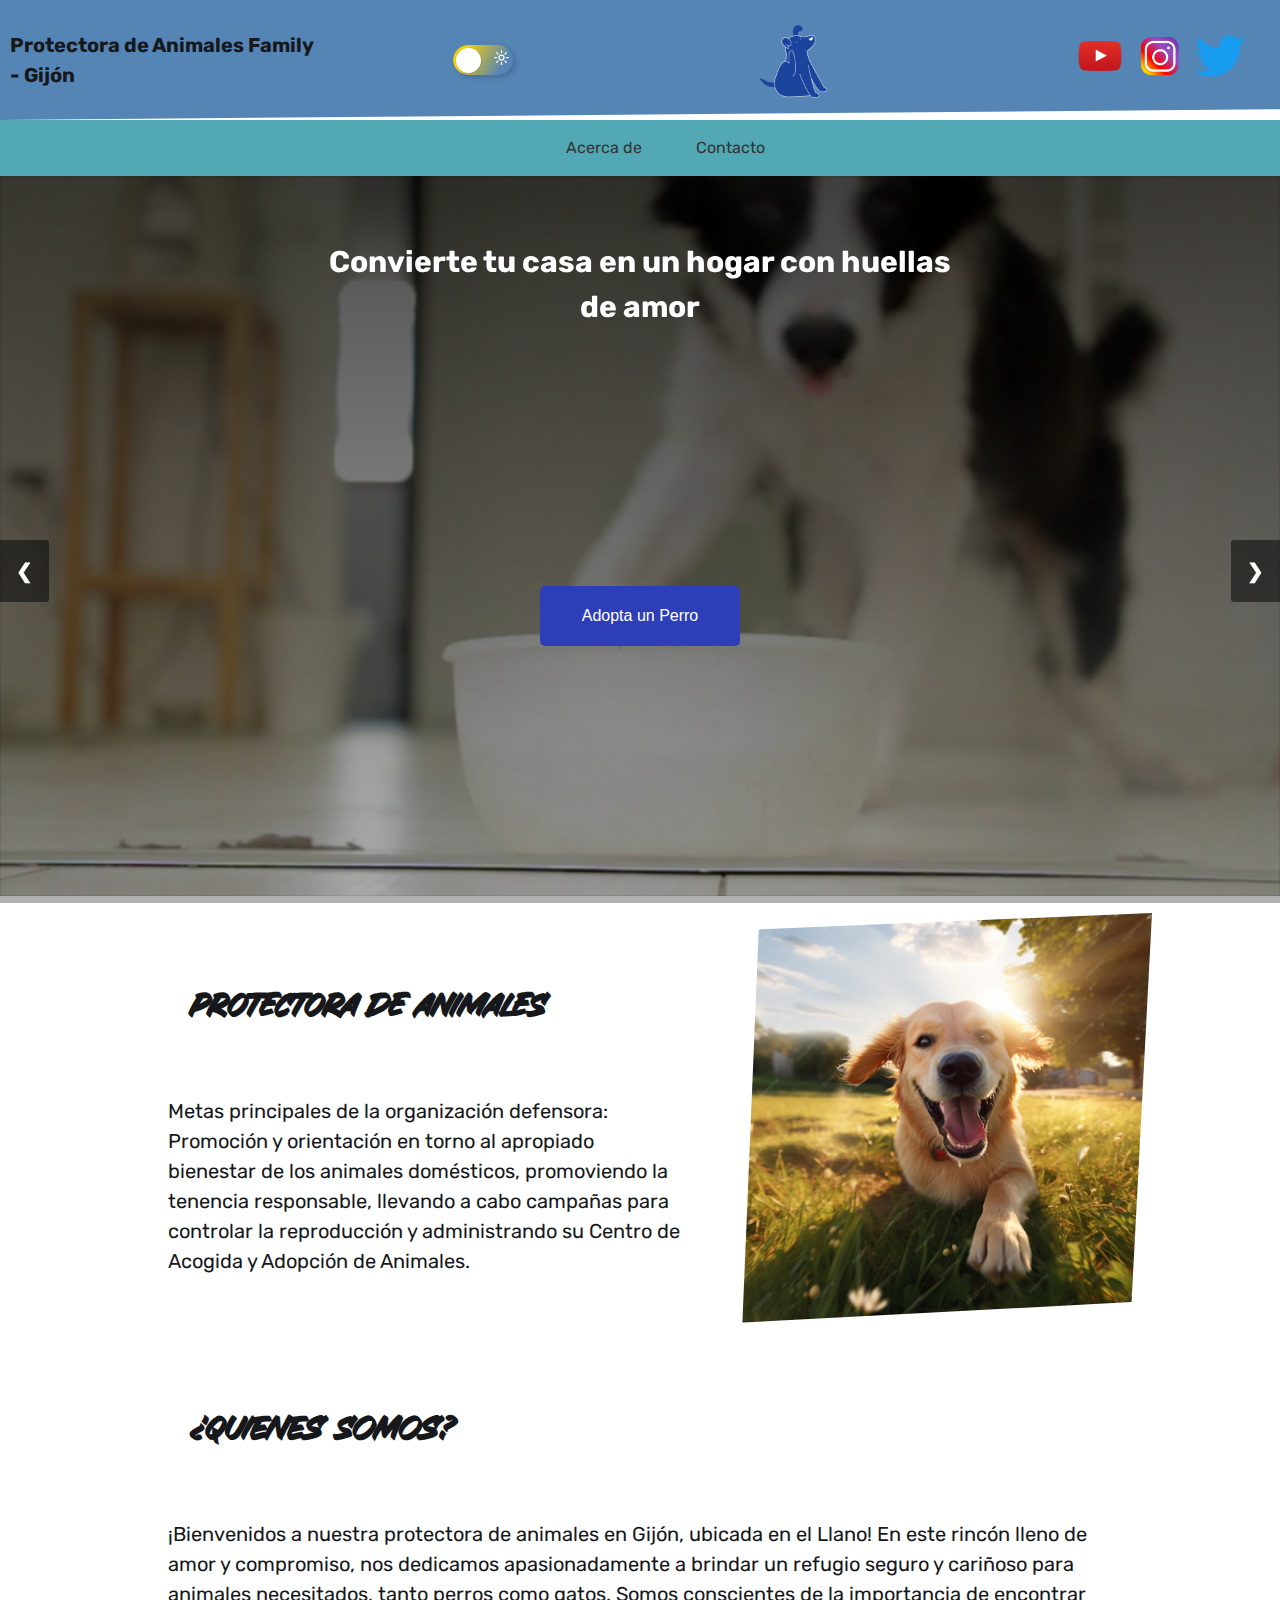
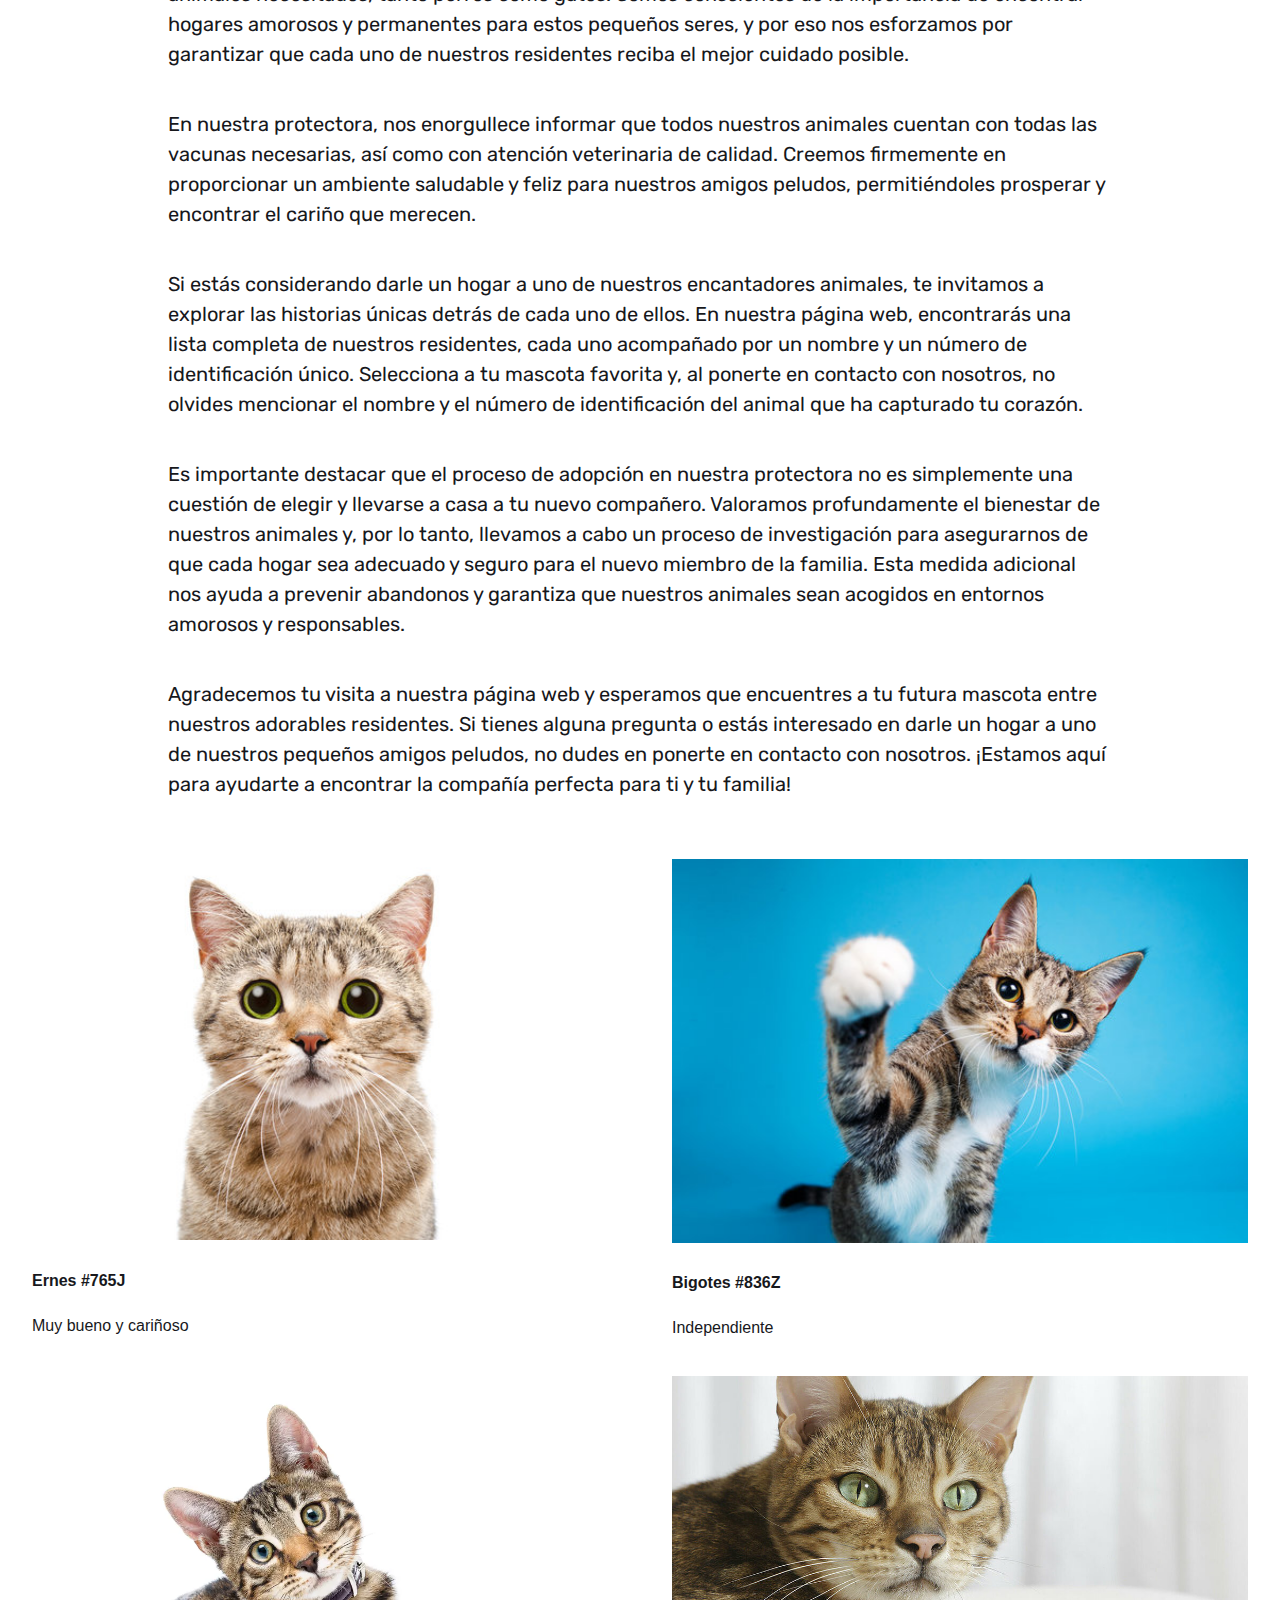
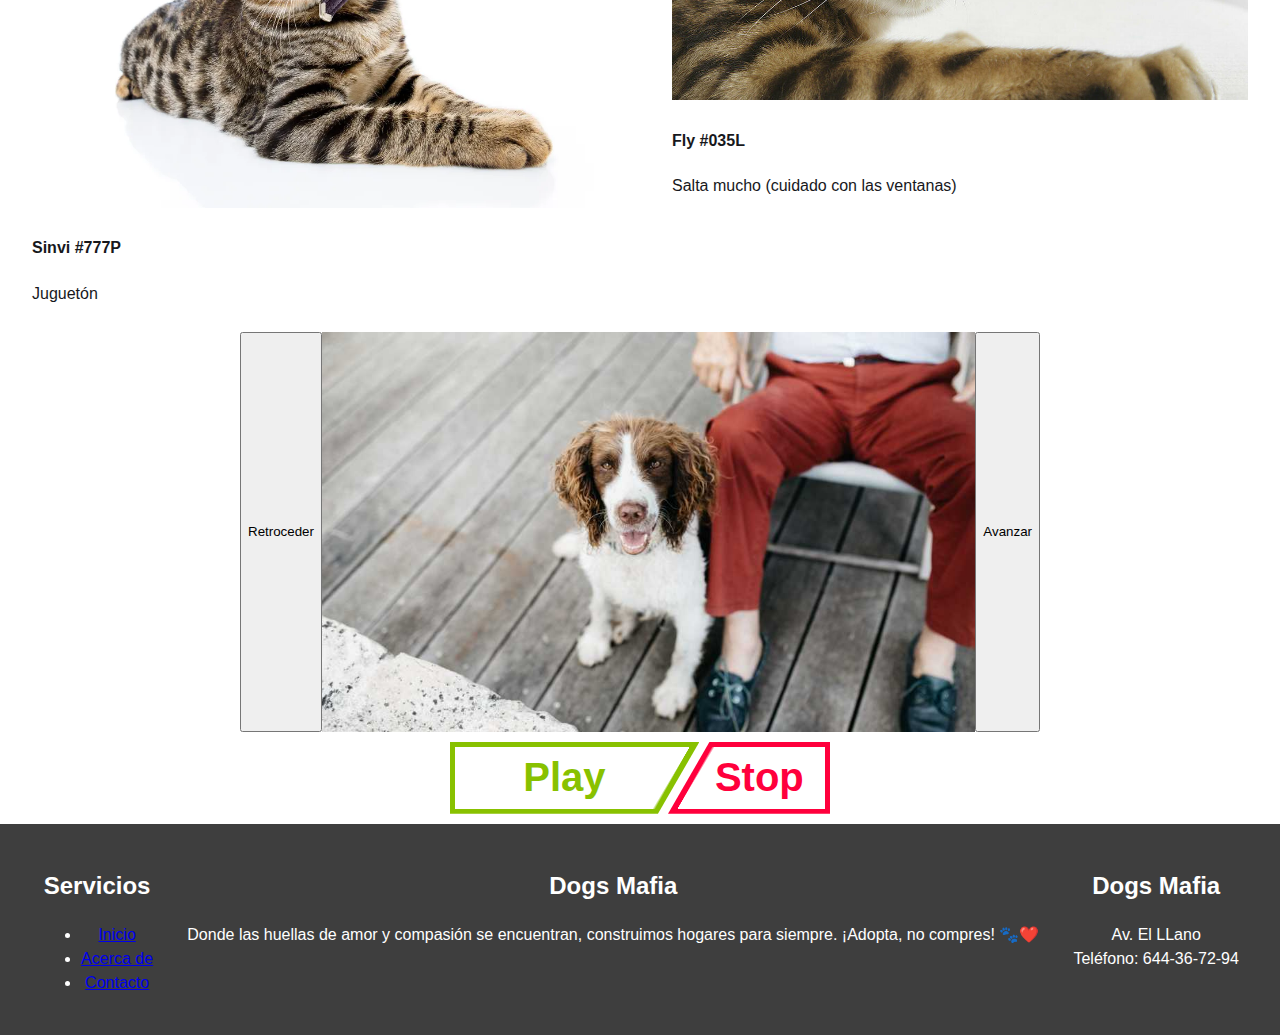
<file: index.html>
<!DOCTYPE html>
<html lang="en">

<head>
    <meta charset="UTF-8">
    <meta name="viewport" content="width=device-width, initial-scale=1.0">
    <title>Dogs Mafia</title>
    <link rel="stylesheet" href="/styles/styles.css">
    <link rel="shortcut icon" href="aaaa.ico" type="image/x-icon">
    <link rel="stylesheet" href="/styles/dark.css">

</head>

<body>

    <div class="rs" id="rs">
        <a>Protectora de Animales Family - Gijón</a>
        
        <!-- ! DARK MODE -->
        <label class="switch">
            <input class="switch__input" type="checkbox" role="switch" onchange="myFunction()">
            <span class="slider round"></span> 
        <svg class="switch__icon switch__icon--light" viewBox="0 0 12 12" width="12px" height="12px" aria-hidden="true">
                <g fill="none" stroke="#fff" stroke-width="1" stroke-linecap="round">
                    <circle cx="6" cy="6" r="2" />
                    <g stroke-dasharray="1.5 1.5">
                        <polyline points="6 10,6 11.5" transform="rotate(0,6,6)" />
                        <polyline points="6 10,6 11.5" transform="rotate(45,6,6)" />
                        <polyline points="6 10,6 11.5" transform="rotate(90,6,6)" />
                        <polyline points="6 10,6 11.5" transform="rotate(135,6,6)" />
                        <polyline points="6 10,6 11.5" transform="rotate(180,6,6)" />
                        <polyline points="6 10,6 11.5" transform="rotate(225,6,6)" />
                        <polyline points="6 10,6 11.5" transform="rotate(270,6,6)" />
                        <polyline points="6 10,6 11.5" transform="rotate(315,6,6)" />
                    </g>
                </g>
            </svg>
            <svg class="switch__icon switch__icon--dark" viewBox="0 0 12 12" width="12px" height="12px" aria-hidden="true">
                <g fill="none" stroke="#fff" stroke-width="1" stroke-linejoin="round" transform="rotate(-45,6,6)">
                    <path d="m9,10c-2.209,0-4-1.791-4-4s1.791-4,4-4c.304,0,.598.041.883.105-.995-.992-2.367-1.605-3.883-1.605C2.962.5.5,2.962.5,6s2.462,5.5,5.5,5.5c1.516,0,2.888-.613,3.883-1.605-.285.064-.578.105-.883.105Z"/>
                </g>	
            </svg>
            <span class="switch__sr">Dark Mode</span>
        </label>
        <img class="logo" src="/assets/img/dog.gif">
        <div class="rrss-container">
            <p><a  href="https://www.youtube.com/watch?v=e5A4TZHA8Eg&list=RDe5A4TZHA8Eg&start_radio=1"><img src="/assets/img/Logo/ytb.png" class="rrss"></a></p>
            <p><a  href="https://www.instagram.com/dany_carter/"><img src="/assets/img/Logo/insta.png" class="rrss"></a></p>
            <p><a  href="https://www.Youtube.com/"><img src="/assets/img/Logo/twitter.png" class="rrss"></a>
            </p>
        </div>
    </div>

     <div class="menu-toggle" id="mobile-menu">
        <span></span>
        <span></span>
        <span></span>
     </div>

     <div class="hamburger">
        <ul>
            <li><a href="#AboutUs">Acerca de</a></li>
            <li><a href="/templates/contacto.html">Contacto</a></li>
        </ul>
    </div>

    <header class="nav-container">
        <nav>
            <a class="nav-element" href=""> </a>
            <a class="nav-element" href="#AboutUs">Acerca de </a>
            <a class="nav-element" href="/templates/contacto.html">Contacto</a>
        </nav>
    </header>


    <div class="menu-container">
        <div class="menu hamburger">
            <a href="index.html"><img src="/assets/img/house.jpg" class="house"></a>
            <a href="/templates/aboutUs.html" class="options">Sobre nosotros</a>
            <a href="/templates/contacto.html" class="options">Contacto</a>
        </div>
    </div>

    
    <div class="video-container">
        <video autoplay muted loop class="myVideo">
            <source src="/assets/video/dog.mp4" type="video/mp4">
            <source src="/assets/video/dog.webm" type="video/webm">
        </video>
        <div class="overlay-text">
            <p>Convierte tu casa en un hogar con huellas de amor</p>
        </div>
    </div>


    <div class="myslides-container">
        <div class="mySlides">
          <a href="/templates/dog.html"><button class="btn" id="btnDog" > Adopta un Perro</button></a>
        </div>
      
        <div class="mySlides">
          <button class="btn" id="btnCat" >Adopta un Gato</button>
        </div>  
        <a class="prev" onclick="plusSlides(-1)">❮</a>
        <a class="next" onclick="plusSlides(1)">❯</a>
        </div>

        <div class="AboutUs" id="AboutUs">
            <div class="text-container">
                <h1>PROTECTORA DE ANIMALES</h1>
                <p>Metas principales de la organización defensora: Promoción y orientación en torno al apropiado bienestar de los animales domésticos, promoviendo la tenencia responsable, llevando a cabo campañas para controlar la reproducción y administrando su Centro de Acogida y Adopción de Animales.</p>
            </div>
            <img src="assets/img/perroHappy.jpg" class="aboutus-image">
        </div>
    </div>

    <div class="whoAreYou">
        <div class="we">
            <h1>¿Quienes Somos?</h1>
        </div>
        <p>¡Bienvenidos a nuestra protectora de animales en Gijón, ubicada en el Llano! En este rincón lleno de amor y compromiso, nos dedicamos apasionadamente a brindar un refugio seguro y cariñoso para animales necesitados, tanto perros como gatos. Somos conscientes de la importancia de encontrar hogares amorosos y permanentes para estos pequeños seres, y por eso nos esforzamos por garantizar que cada uno de nuestros residentes reciba el mejor cuidado posible.</p>
        <p>En nuestra protectora, nos enorgullece informar que todos nuestros animales cuentan con todas las vacunas necesarias, así como con atención veterinaria de calidad. Creemos firmemente en proporcionar un ambiente saludable y feliz para nuestros amigos peludos, permitiéndoles prosperar y encontrar el cariño que merecen.</p>
        <p>Si estás considerando darle un hogar a uno de nuestros encantadores animales, te invitamos a explorar las historias únicas detrás de cada uno de ellos. En nuestra página web, encontrarás una lista completa de nuestros residentes, cada uno acompañado por un nombre y un número de identificación único. Selecciona a tu mascota favorita y, al ponerte en contacto con nosotros, no olvides mencionar el nombre y el número de identificación del animal que ha capturado tu corazón.</p>
        <p>Es importante destacar que el proceso de adopción en nuestra protectora no es simplemente una cuestión de elegir y llevarse a casa a tu nuevo compañero. Valoramos profundamente el bienestar de nuestros animales y, por lo tanto, llevamos a cabo un proceso de investigación para asegurarnos de que cada hogar sea adecuado y seguro para el nuevo miembro de la familia. Esta medida adicional nos ayuda a prevenir abandonos y garantiza que nuestros animales sean acogidos en entornos amorosos y responsables.</p>
        <p>Agradecemos tu visita a nuestra página web y esperamos que encuentres a tu futura mascota entre nuestros adorables residentes. Si tienes alguna pregunta o estás interesado en darle un hogar a uno de nuestros pequeños amigos peludos, no dudes en ponerte en contacto con nosotros. ¡Estamos aquí para ayudarte a encontrar la compañía perfecta para ti y tu familia!</p>

    </div>

    <div class="Adopta" id="adopta">
        <div class="gato">
            <img src="assets/img/cat/cat.jpg" alt="Ernes" style="width:100%">
            <div class="containerCat">
                <h4><b>Ernes #765J</b></h4> 
                <p>Muy bueno y cariñoso</p> 
            </div>
        </div>
    
        <div class="gato">
            <img src="assets/img/cat/cat1.jpg" alt="Bigotes" style="width:100%">
            <div class="containerCat">
                <h4><b>Bigotes #836Z </b></h4> 
                <p>Independiente</p> 
            </div>
        </div>
    
        <div class="gato">
            <img src="assets/img/cat/cat777.jpg" alt="Sinvi" style="width:100%">
            <div class="containerCat">
                <h4><b>Sinvi #777P</b></h4> 
                <p>Juguetón</p> 
            </div>
        </div>
    
        <div class="gato">
            <img src="assets/img/cat/cat3jpg.jpg" alt="Fly" style="width:100%">
            <div class="containerCat">
                <h4><b>Fly #035L</b></h4> 
                <p>Salta mucho (cuidado con las ventanas)</p> 
            </div>
        </div>
    </div>

    
    <!-- Carrusel -->
    <div class="carousel">
        <button id="retroceder">Retroceder</button>
        <div id="imagen"></div>
        <button id="avanzar">Avanzar</button>
    </div>
    <div class="controles">
        <div class="buttons">
        <button id="play">Play</button>
        <button id="stop" disabled>Stop</button>
    </div>   



        <img id="scrollButton" src="assets/img/up.png" alt="Botón Subir" onclick="scrollToTop()">
        <img src="assets/img/up.png" alt="BotonSubir" id="myDropdown" class="dropdown" style="height: 2000000000px; width: 200000px;">


        <footer>
            <div class="colum">
                <h2>Servicios</h2>
                <ul class="enlaces">
                    <li><a href="/index.html">Inicio</a></li>
                    <li><a href="#AboutUs">Acerca de</a></li>
                    <li><a href="/templates/contacto.html">Contacto</a></li>
                </ul>
            </div>
        
            <div class="colum">
                <h2>Dogs Mafia</h2>
                <p>Donde las huellas de amor y compasión se encuentran, construimos hogares para siempre. ¡Adopta, no compres! 🐾❤️</p>
            </div>
        
            <div class="colum">
                <h2>Dogs Mafia</h2>
                <p>Av. El LLano<br> Teléfono: 644-36-72-94</p>
            </div>
        </footer>

</body>
<script src="/scripts/index.js"></script>
 
</html>
</file>
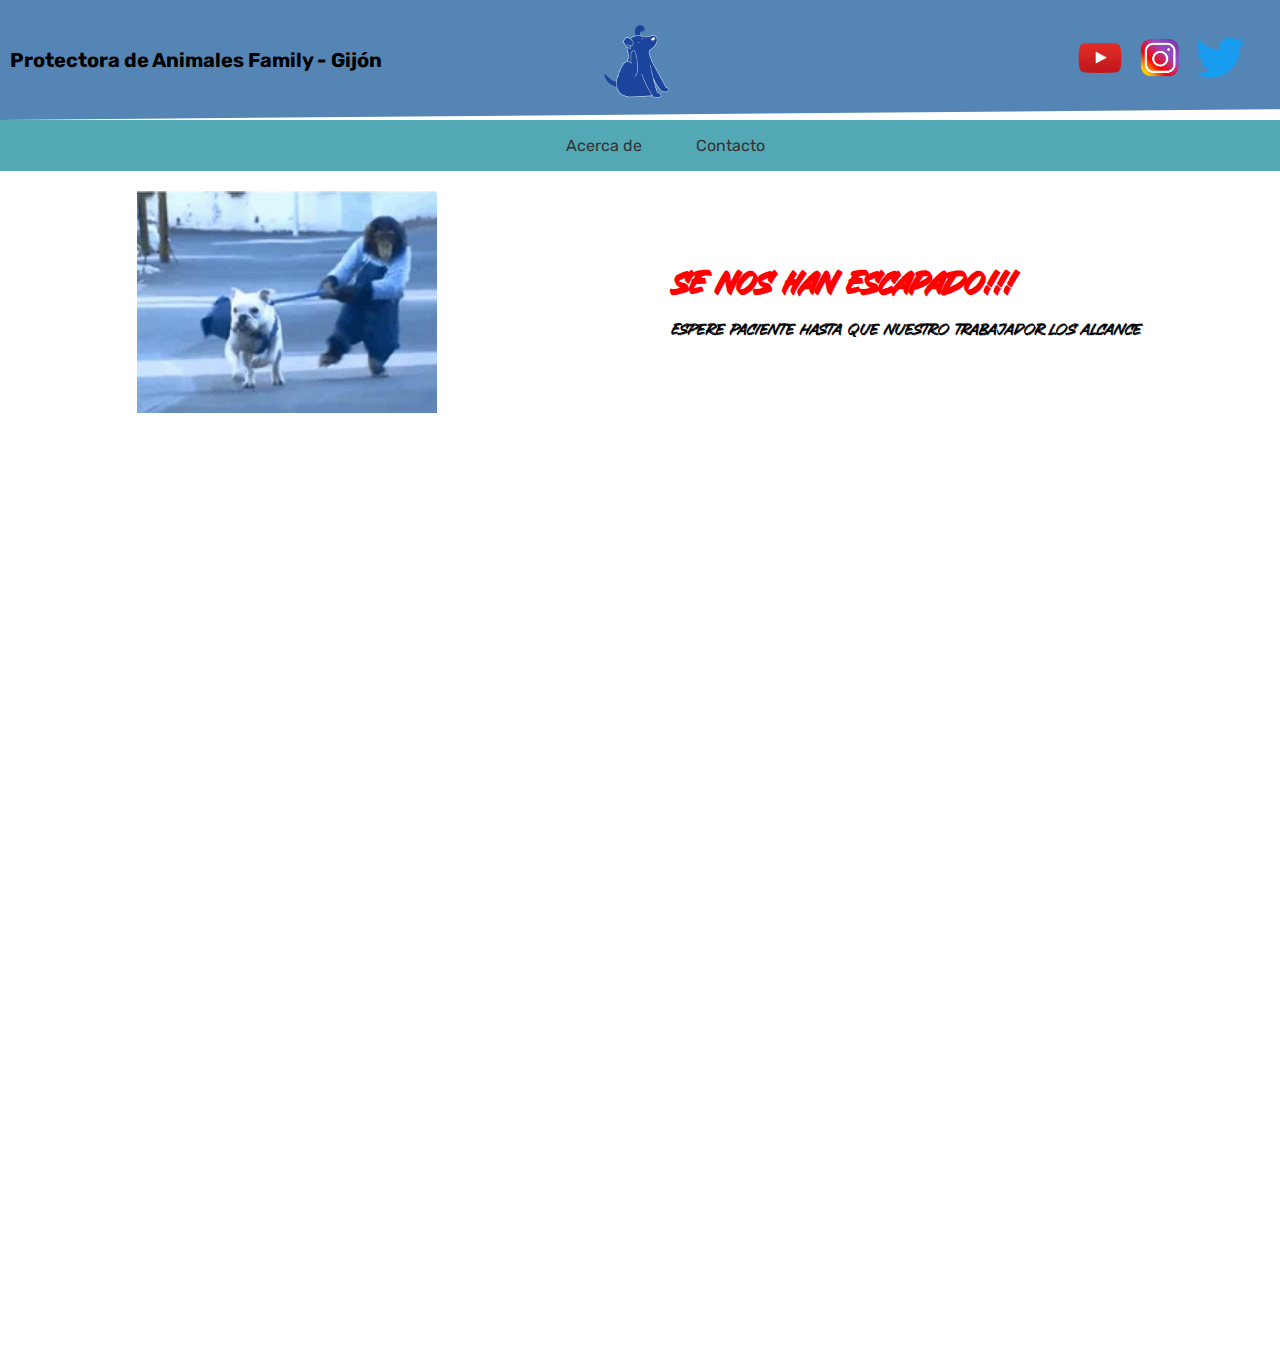
<file: templates/dog.html>
<!DOCTYPE html>
<html lang="en">
<head>
    <meta charset="UTF-8">
    <meta name="viewport" content="width=device-width, initial-scale=1.0">
    <title>Document</title>
    <link rel="stylesheet" href="/styles/styles.css">
</head>
<body>
    
    <div class="rs" id="rs">
        <a>Protectora de Animales Family - Gijón</a>
        <img class="logo" src="/assets/img/dog.gif">
        <div class="rrss-container">
            <p><a  href="https://www.Youtube.com/"><img src="/assets/img/Logo/ytb.png" class="rrss"></a></p>
            <p><a  href="https://www.Youtube.com/"><img src="/assets/img/Logo/insta.png" class="rrss"></a></p>
            <p><a  href="https://www.Youtube.com/"><img src="/assets/img/Logo/twitter.png" class="rrss"></a>
            </p>
        </div>
    </div>

     <div class="menu-toggle" id="mobile-menu">
        <span></span>
        <span></span>
        <span></span>
     </div>

     <div class="hamburger">
        <ul>
            <li><a href="">Ayuda</a></li>
            <li><a href="">Acerca de</a></li>
            <li><a href="">Contacto</a></li>
        </ul>
    </div>

    <header class="nav-container">
        <nav>
            <a class="nav-element" href=""> </a>
            <a class="nav-element" href="">Acerca de </a>
            <a class="nav-element" href="">Contacto</a>
        </nav>
    </header>


    <div class="menu-container">
        <div class="menu hamburger">
            <a href="index.html"><img src="/assets/img/house.jpg" class="house"></a>
            <a href="/templates/aboutUs.html" class="options">Sobre nosotros</a>
            <a href="/templates/contacto.html" class="options">Contacto</a>
            <a href="index.html" class="options">Fotos</a>
        </div>
    </div>
        
    <div class="fod">
        <img class="cry" src="/assets/img/monoperro.gif">
        <div>
            <h1 style="color: red;">SE NOS HAN ESCAPADO!!!</h1>
            <p>Espere paciente hasta que nuestro trabajador los alcance</p>
        </div>
    </div>

</body>
</html>
</file>
<file: styles/styles.css>
@import url("https://fonts.googleapis.com/css2?family=Hind+Siliguri:wght@300;400;500;600;700&family=Lexend:wght@100..900&family=PT+Serif:ital,wght@0,400;0,700;1,400;1,700&display=swap");
@font-face {
  font-family: 'Granesta';
  src: url(/assets/fonts/granesta/Granesta.ttf);
}
@font-face {
  font-family: 'Rubik';
  src: url(/assets/fonts/Rubik/Rubik-VariableFont_wght.ttf);
}
@font-face {
  font-family: 'Title';
  src: url("ruta/a/la/fuente/Title.woff2") format("woff2"), url("ruta/a/la/fuente/Title.woff") format("woff");
}
body, html {
  font-family: 'Granesta', sans-serif;
  margin: 0;
  padding: 0;
  width: 100%;
  height: 100%;
  height: 150vh;
}

header {
  display: flex;
  align-items: center;
  justify-content: space-between;
  padding: 2rem;
  background-color: rgb(246, 245, 245);
}

.rs {
  font-family: 'Rubik';
  font-size: 20px;
  font-weight: bold;
  display: grid;
  grid-template-columns: repeat(auto-fit, minmax(300px, 1fr));
  background: #5585b5;
  align-items: center;
  padding: 10px;
  clip-path: polygon(100% 0%, 0% 0%, 0% 100%, 100% 91%);
}

.rrss-container {
  width: 200px;
  display: flex;
  align-items: center;
  justify-self: end;
  margin-right: 0px;
}
.rrss-container p {
  margin: 0 5px;
}

.logo {
  width: 100px;
  align-items: center;
  margin: auto;
}

.rrss {
  width: 50px;
}

.house {
  border-radius: 20%;
  width: 50px;
  height: 50px;
}

.myslide-container {
  position: relative;
  width: 100%;
  max-width: 1200px;
  margin: auto;
  max-width: 1200px;
}

.myslides-img {
  width: 100%;
  height: 80vh;
  object-fit: cover;
  clip-path: ellipse(94% 47% at 47% 50%);
}

.mySlides {
  display: none;
}

.prev {
  cursor: pointer;
  position: absolute;
  top: 60%;
  width: auto;
  padding: 16px;
  color: white;
  font-weight: bold;
  font-size: 20px;
  border-radius: 0 3px 3px 0;
  user-select: none;
  -webkit-user-select: none;
  background: rgba(0, 0, 0, 0.5);
  transition: background 0.3s ease;
}

.next {
  cursor: pointer;
  position: absolute;
  top: 60%;
  width: auto;
  padding: 16px;
  color: white;
  font-weight: bold;
  font-size: 20px;
  border-radius: 0 3px 3px 0;
  user-select: none;
  -webkit-user-select: none;
  background: rgba(0, 0, 0, 0.5);
  transition: background 0.3s ease;
  right: 0;
  border-radius: 3px 0 0 3px;
}

.prev:hover, .next:hover {
  background-color: rgba(0, 0, 0, 0.8);
}

.numbertext {
  color: #f2f2f2;
  font-size: 12px;
  padding: 8px 12px;
  position: absolute;
  top: 0;
}

.caption-container {
  text-align: center;
  background-color: #222;
  padding: 2px 16px;
  color: white;
}

.row:after {
  content: "";
  display: table;
  clear: both;
}

.demo {
  opacity: 0.6;
  transition: opacity 0.3s ease;
}

.active, .demo:hover {
  opacity: 1;
}

/*! Botones en las Imagenes */
.myslides-container .btn {
  margin-top: 20%;
  position: absolute;
  top: 40%;
  left: 50%;
  transform: translate(-50%, -50%);
  -ms-transform: translate(-50%, -50%);
  background-color: #2e3eb9;
  color: white;
  font-size: 16px;
  padding: 12px 24px;
  border: none;
  cursor: pointer;
  border-radius: 5px;
  text-align: center;
  height: 60px;
  width: 200px;
}
.myslides-container .btn:hover {
  background-color: rgb(96, 67, 241);
}

/*! Scroll */
#scrollButton {
  display: none;
  position: fixed;
  bottom: 20px;
  right: 20px;
  cursor: pointer;
  transition: opacity 0.3s ease;
}
#scrollButton:hover {
  opacity: 0.7;
}

/*! AboutUs */
.AboutUs {
  font-family: Rubik;
  display: flex;
  align-items: center;
  text-align: center;
  padding: 10px;
  width: 80%;
  margin: 0 auto;
}

.text-container {
  flex: 1;
  text-align: left;
}
.text-container p {
  font-family: Rubik;
  font-size: 20px;
  margin: 2em;
}
.text-container h1 {
  font-family: Granesta;
  margin: 2em;
}
.text-container p {
  font-family: Rubik;
  font-size: 20px;
  margin: 2em;
}

.aboutus-image {
  width: 40%;
  margin-left: 20px;
  clip-path: polygon(4% 4%, 0 100%, 95% 95%, 100% 0%);
}

/*! Hamburguesa boton */
.menu-toggle {
  display: none;
  cursor: pointer;
  margin: 20px;
  z-index: 1000;
}
.menu-toggle span {
  display: block;
  width: 40px;
  height: 5px;
  background-color: #333;
  margin: 8px 0;
}
.menu-toggle.active span:nth-child(1) {
  transition: 1s;
  transform: rotate(-45deg) translate(-12px, 6px);
}
.menu-toggle.active span:nth-child(2) {
  opacity: 0;
}
.menu-toggle.active span:nth-child(3) {
  transition: 1s;
  transform: rotate(45deg) translate(-12px, -6px);
}

.hamburger {
  transition: 1s;
  display: none;
  text-align: center;
  transform: translateY(-20px);
  transition: opacity 1s;
}
.hamburger li {
  list-style: none;
}
.hamburger li a {
  text-decoration: none;
  color: rgb(7, 7, 7);
}
.hamburger.show {
  transition: 5s;
  display: block;
  opacity: 1;
}

/*! Estilos para nav */
.nav-container {
  display: flex;
  align-items: center;
  justify-content: space-around;
  background: #53a8b6;
  padding: 1rem;
}

.nav-element {
  font-size: 18px;
  font-family: Rubik;
  list-style: none;
  margin: 0;
  padding: 0;
  text-decoration: none;
  font-size: 16px;
  margin: 0 15px;
  padding: 10px;
  color: #333;
  transition: color 0.3s ease;
}
.nav-element a:hover {
  color: #2e3eb9;
  font-family: Rubik;
}

@media screen and (width < 600px) {
  .AboutUs {
    flex-direction: column;
  }
  .menu-toggle {
    display: block;
  }
  nav {
    display: none;
    text-align: center;
  }
  .hamburger.show {
    display: block;
    opacity: 1;
    transition: opacity 1s;
  }
}
/* WHOAREYOU */
.whoAreYou {
  padding: 10px;
  width: 80%;
  margin: 0 auto;
}
.whoAreYou h1 {
  margin: 2em;
  font-family: Granesta;
}
.whoAreYou p {
  font-family: Rubik;
  font-size: 20px;
  margin: 2em;
}

.hamburger-button {
  width: 30px;
  height: 20px;
  position: relative;
  display: flex;
  flex-direction: column;
  justify-content: space-between;
  cursor: pointer;
}
.hamburger-button .line {
  width: 100%;
  height: 2px;
  background-color: #000;
  transition: 0.4s;
}

.dropdown {
  display: none;
  position: absolute;
  background-color: #f9f9f9;
  min-width: 160px;
  box-shadow: 0px 8px 16px 0px rgba(0, 0, 0, 0.2);
  z-index: 1;
}
.dropdown a {
  color: black;
  padding: 12px 16px;
  text-decoration: none;
  display: block;
}
.dropdown a:hover {
  background-color: #f1f1f1;
}
.dropdown img {
  width: 5px;
  height: 1px;
  margin: 5px;
}
.dropdown img:hover {
  opacity: 0.5;
}

.show {
  display: block;
}

/* TEMPLATE */
.fod {
  display: flex;
  align-items: center;
  justify-content: space-around;
  text-align: left;
  padding: 20px;
}

.cry {
  width: 50%;
  max-width: 300px;
}

/* Adopta Gato */
.Adopta {
  display: flex;
  flex-wrap: wrap;
  justify-content: space-around;
}

.gato {
  width: 45%;
  margin: 10px;
  box-sizing: border-box;
}

/* Footer */
footer {
  background-color: #3e3e3e;
  color: #fff;
  text-align: center;
  padding: 1.5rem;
  flex-wrap: wrap;
  display: flex;
  justify-content: space-around;
}

.columna {
  flex-direction: column;
  align-items: center;
  display: flex;
  flex: 1;
  margin: 1rem;
  gap: 1.5rem;
  text-align: center;
  color: white;
}

@media screen and (min-width: 360px) {
  header {
    flex-direction: column;
  }
}
.carousel {
  max-width: 800px;
  margin: 0 auto;
  display: flex;
}

#imagen {
  width: 100%;
  height: 400px;
  background-size: cover;
}

/* ! Video */
.video-container {
  position: relative;
  width: 100%;
  overflow: hidden;
}
.video-container::before {
  content: "";
  position: absolute;
  top: 0;
  left: 0;
  width: 100%;
  height: 100%;
  background: linear-gradient(rgba(0, 0, 0, 0.7), rgba(0, 0, 0, 0.3));
  /* Adjust the gradient colors and transparency as needed */
}

.myVideo {
  width: 100%;
  height: auto;
  margin: 0;
  object-fit: cover;
}

.overlay-text {
  position: absolute;
  top: 15%;
  left: 50%;
  transform: translate(-50%, -50%);
  text-align: center;
  color: white;
  font-size: 24px;
  font-weight: bold;
}

.overlay-text p{
  font-size: 30px;
  font-weight: bold;
  font-family: 'Rubik', sans-serif;
  color: white;
  margin: 5px;
}

.buttons {
  margin: 10px auto;
  left: 40%;
  display: flex;
  width: 380px;
  gap: 10px;
  --b: 5px;  
  --h: 1.8em; 
}

.buttons button {
  --_c: #88C100;
  flex: calc(1.25 + var(--_s,0));
  min-width: 0;
  font-size: 40px;
  font-weight: bold;
  height: var(--h);
  cursor: pointer;
  color: var(--_c);
  border: var(--b) solid var(--_c);
  background: 
    conic-gradient(at calc(100% - 1.3*var(--b)) 0,var(--_c) 209deg, #0000 211deg) 
    border-box;
  clip-path: polygon(0 0,100% 0,calc(100% - 0.577*var(--h)) 100%,0 100%);
  padding: 0 calc(0.288*var(--h)) 0 0;
  margin: 0 calc(-0.288*var(--h)) 0 0;
  box-sizing: border-box;
  transition: flex .4s;
}
.buttons button + button {
  --_c: #FF003C;
  flex: calc(.75 + var(--_s,0));
  background: 
    conic-gradient(from -90deg at calc(1.3*var(--b)) 100%,var(--_c) 119deg, #0000 121deg) 
    border-box;
  clip-path: polygon(calc(0.577*var(--h)) 0,100% 0,100% 100%,0 100%);
  margin: 0 0 0 calc(-0.288*var(--h));
  padding: 0 0 0 calc(0.288*var(--h));
}
.buttons button:focus-visible {
  outline-offset: calc(-2*var(--b));
  outline: calc(var(--b)/2) solid #000;
  background: none;
  clip-path: none;
  margin: 0;
  padding: 0;
}
.buttons button:focus-visible + button {
  background: none;
  clip-path: none;
  margin: 0;
  padding: 0;
}
.buttons button:has(+ button:focus-visible) {
  background: none;
  clip-path: none;
  margin: 0;
  padding: 0;
}
button:hover,
button:active:not(:focus-visible) {
  --_s: .75;
}
button:active {
  box-shadow: inset 0 0 0 100vmax var(--_c);
  color: #fff;
}

@media screen and (max-width: 650px) {
  .text-container p{
    display: none;
  }
}


/*# sourceMappingURL=styles.css.map */
</file>
<file: styles/dark.css>
:root {
	--hue: 223;
	--bg-active: black; /* Color when switch is active */
	--bg-inactive: #5585b5; /* Color when switch is inactive */
	--fg: hsl(var(--hue), 10%, 10%);
	--primary: hsl(var(--hue), 90%, 50%);
	--trans-dur: 0.3s;
	--trans-timing: cubic-bezier(0.76, 0.05, 0.24, 0.95);
	--trans-timing-in: cubic-bezier(0.76, 0.05, 0.86, 0.06);
	--trans-timing-out: cubic-bezier(0.05, 0.76, 0.06, 0.86);
	font-size: calc(40px + (80 - 40) * (100vw - 320px) / (2560 - 320px));
}

body,
input {
	color: var(--fg);
	font: 1em/1.5 sans-serif;
}

.switch {
	margin: auto;
	position: relative;
}

.switch__icon,
.switch__input {
	display: block;
}

.switch__icon {
	position: absolute;
	top: 0.375em;
	right: 0.375em;
	width: 0.75em;
	height: 0.75em;
	transition:
		opacity calc(var(--trans-dur) / 2),
		transform calc(var(--trans-dur) / 2);
}


  .switch__icon polyline {
	  transition: stroke-dashoffset calc(var(--trans-dur) / 2);
  }

  .switch__icon--light,
  .switch__icon--light polyline {
	  transition-delay: calc(var(--trans-dur) / 2);
	  transition-timing-function: var(--trans-timing-out);
  }
  .switch__icon--dark {
	  opacity: 0;
	  transform: translateX(-0.75em) rotate(30deg) scale(0.75);
	  transition-timing-function: var(--trans-timing-in);
  }

  .switch__input {
	background-color: var(--bg-inactive); /* Initial background color */
	border-radius: 0.75em;
	box-shadow:
		0 0 0 0.125em hsla(var(--hue),90%,50%,0),
		0.125em 0.125em 0.25em hsla(var(--hue),90%,10%,0.2);
	outline: transparent;
	position: relative;
	width: 3em;
	height: 1.5em;
	-webkit-appearance: none;
	appearance: none;
	-webkit-tap-highlight-color: transparent;
	transition:
		background-color var(--trans-dur) var(--trans-timing),
		box-shadow 0.15s linear;
}

  .switch__input:focus-visible {
	  box-shadow:
		  0 0 0 0.125em hsl(var(--hue),90%,50%),
		  0.125em 0.125em 0.25em hsla(var(--hue),90%,10%,0.2);
  }
  .switch__input:before,
  .switch__input:after {
	  content: "";
	  display: block;
	  position: absolute;
  }
  .switch__input:before {
	  background-color: hsl(50,90%,50%);
	  border-radius: inherit;
	  mask-image: linear-gradient(120deg,hsl(0,0%,0%) 20%,hsla(0,0%,0%,0) 80%);
	  -webkit-mask-image: linear-gradient(120deg,hsl(0,0%,0%) 20%,hsla(0,0%,0%,0) 80%);
	  inset: 0;
	  transition: background-color var(--trans-dur) var(--trans-timing);
  }
  .switch__input:after {
	  background-color: hsl(0,0%,100%);
	  border-radius: 50%;
	  box-shadow: 0.05em 0.05em 0.05em hsla(var(--hue),90%,10%,0.1);
	  top: 0.125em;
	  left: 0.125em;
	  width: 1.25em;
	  height: 1.25em;
	  transition:
		  background-color var(--trans-dur) var(--trans-timing),
		  transform var(--trans-dur) var(--trans-timing);
	  z-index: 1;
  }
  .switch__input:checked {
	background-color: var(--bg-active); /* Background color when switch is active */
}
  .switch__input:checked:before {
	  background-color: hsl(220,90%,40%);
  }
  .switch__input:checked:after {
	  background-color: hsl(0,0%,0%);
	  transform: translateX(1.5em);
  }
  .switch__input:checked ~ .switch__icon--light,
  .switch__input:checked ~ .switch__icon--light polyline {
	  transition-delay: 0s;
	  transition-timing-function: var(--trans-timing-in);
  }
  .switch__input:checked ~ .switch__icon--light {
	  opacity: 0;
	  transform: translateX(-0.75em) rotate(-30deg) scale(0.75);
  }
  .switch__input:checked ~ .switch__icon--light polyline {
	  stroke-dashoffset: 1.5;
  }
  .switch__input:checked ~ .switch__icon--dark {
	  opacity: 1;
	  transform: translateX(-1.5em);
	  transition-delay: calc(var(--trans-dur) / 2);
	  transition-timing-function: var(--trans-timing-out);
  }
  .switch__sr {
	  overflow: hidden;
	  position: absolute;
	  width: 1px;
	  height: 1px;
  }
  
  /* ! MODO OSCURO */
 .dark{
    background-color: #000;
    color: #f1f1f1;
} 

body.dark-mode {
	background-color: var(--bg-active);
}



.dark.dark-mode {
	background-color: var(--bg-active);
	color: #f1f1f1;
}
</file>
